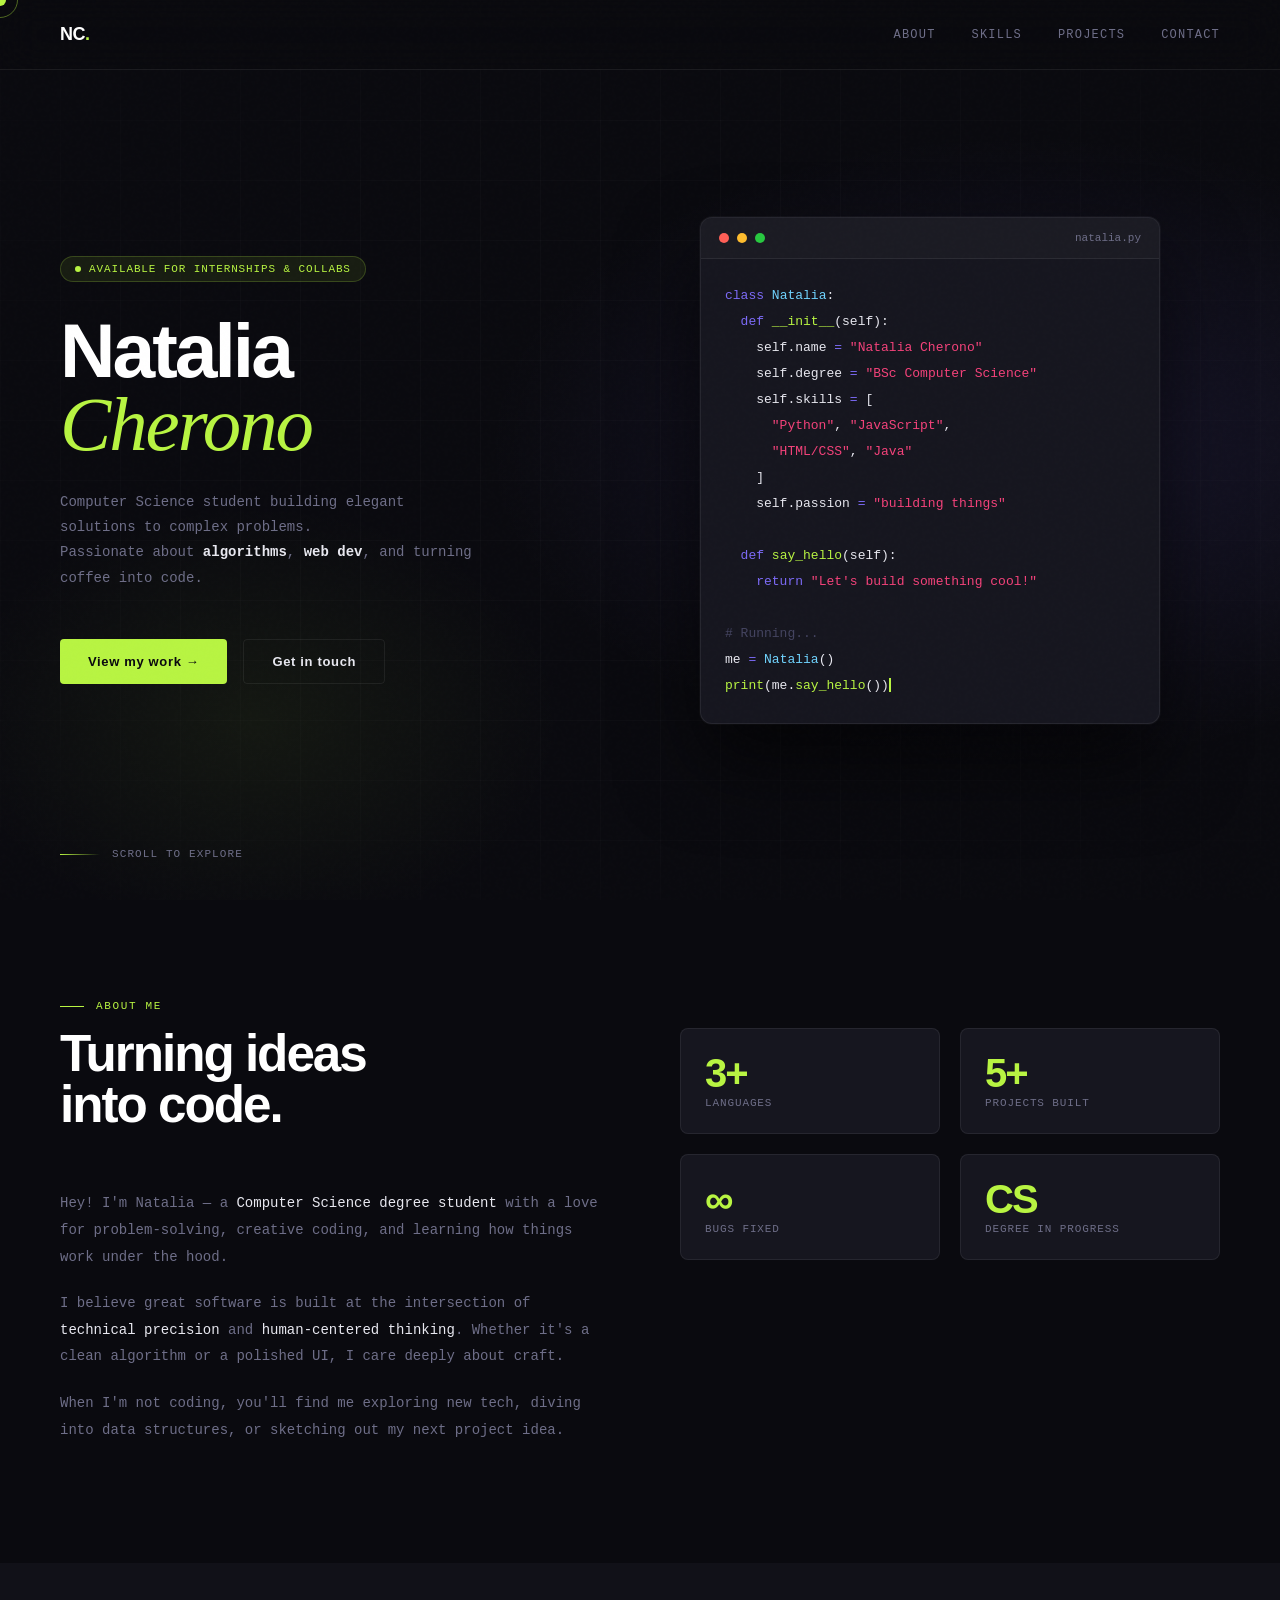
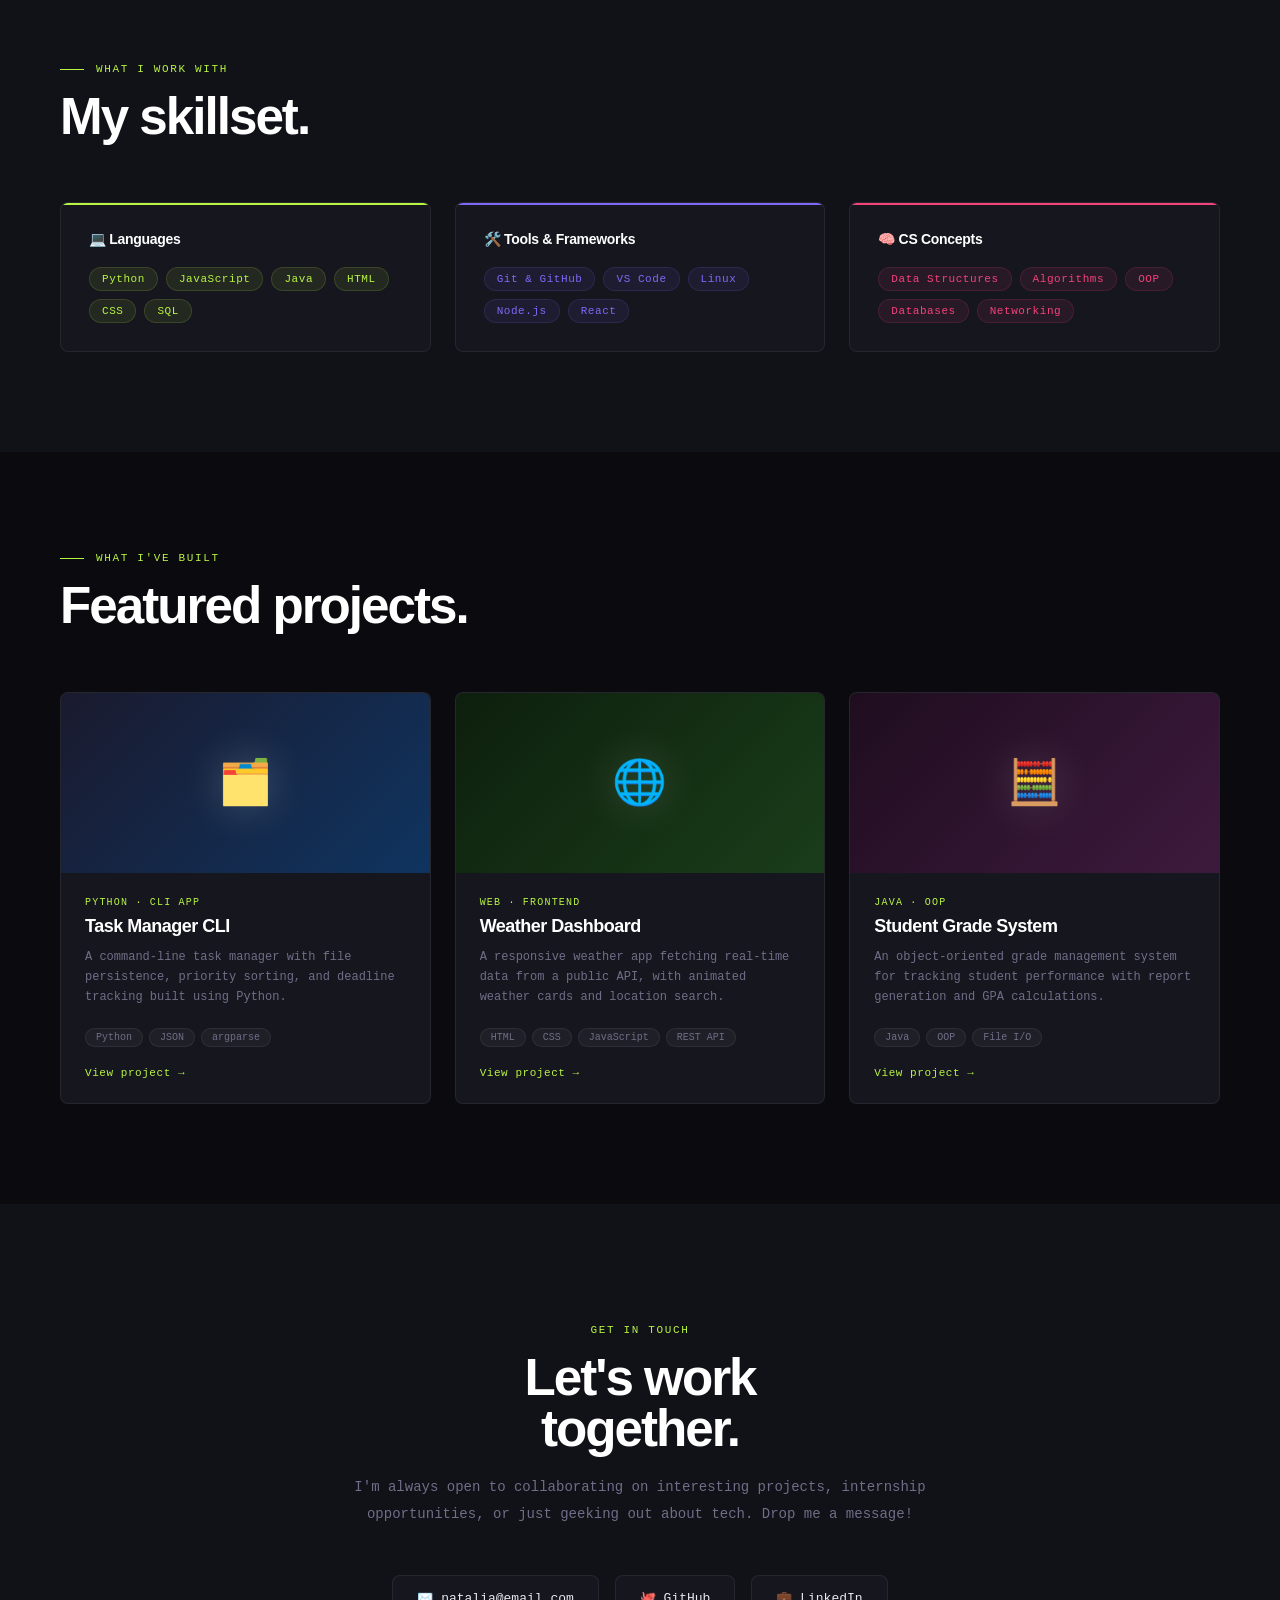
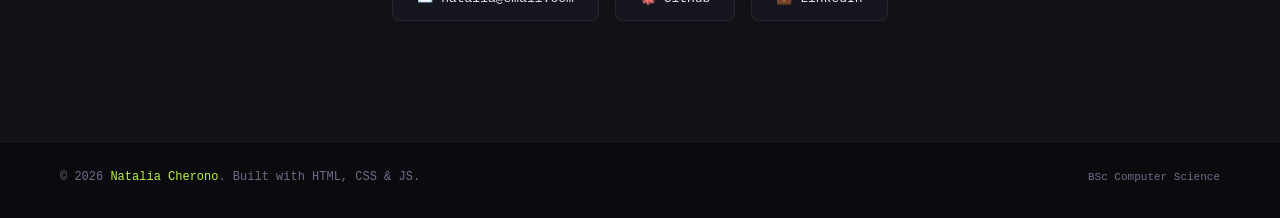
<file: index.html>
<!DOCTYPE html>
<html lang="en">
<head>
  <meta charset="UTF-8">
  <meta name="viewport" content="width=device-width, initial-scale=1.0">
  <title>Natalia Cherono — CS Portfolio</title>

  <!-- Google Fonts -->
  <link href="" rel="stylesheet">

  <!-- Stylesheet -->
  <link rel="stylesheet" href="style.css">
</head>
<body>

  <!-- Custom Cursor -->
  <div class="cursor" id="cursor"></div>
  <div class="cursor-ring" id="cursorRing"></div>

  <!-- ─── Navigation ────────────────────────────── -->
  <nav>
    <div class="nav-logo">NC<span>.</span></div>
    <div class="nav-links">
      <a href="#about">About</a>
      <a href="#skills">Skills</a>
      <a href="#projects">Projects</a>
      <a href="#contact">Contact</a>
    </div>
  </nav>

  <!-- ─── Hero ──────────────────────────────────── -->
  <section class="hero" id="home">
    <div class="hero-bg"></div>
    <div class="hero-grid"></div>

    <div class="hero-left">
      <div class="hero-tag">Available for Internships &amp; Collabs</div>

      <h1 class="hero-name">
        Natalia<br>
        <span class="highlight">Cherono</span>
      </h1>

      <p class="hero-sub">
        Computer Science student building elegant solutions to complex problems.<br>
        Passionate about <strong style="color:var(--text)">algorithms</strong>,
        <strong style="color:var(--text)">web dev</strong>, and turning coffee into code.
      </p>

      <div class="hero-cta">
        <a href="#projects" class="btn-primary">View my work →</a>
        <a href="#contact" class="btn-ghost">Get in touch</a>
      </div>
    </div>

    <!-- Animated code block -->
    <div class="hero-right">
      <div class="code-card">
        <div class="code-header">
          <div class="dot dot-r"></div>
          <div class="dot dot-y"></div>
          <div class="dot dot-g"></div>
          <span class="code-title">natalia.py</span>
        </div>
        <div class="code-body">
          <div><span class="c-kw">class</span> <span class="c-cls">Natalia</span><span class="c-var">:</span></div>
          <div>&nbsp;&nbsp;<span class="c-kw">def</span> <span class="c-fn">__init__</span><span class="c-var">(self):</span></div>
          <div>&nbsp;&nbsp;&nbsp;&nbsp;<span class="c-var">self.name </span><span class="c-kw">=</span> <span class="c-str">"Natalia Cherono"</span></div>
          <div>&nbsp;&nbsp;&nbsp;&nbsp;<span class="c-var">self.degree </span><span class="c-kw">=</span> <span class="c-str">"BSc Computer Science"</span></div>
          <div>&nbsp;&nbsp;&nbsp;&nbsp;<span class="c-var">self.skills </span><span class="c-kw">=</span> <span class="c-var">[</span></div>
          <div>&nbsp;&nbsp;&nbsp;&nbsp;&nbsp;&nbsp;<span class="c-str">"Python"</span><span class="c-var">,</span> <span class="c-str">"JavaScript"</span><span class="c-var">,</span></div>
          <div>&nbsp;&nbsp;&nbsp;&nbsp;&nbsp;&nbsp;<span class="c-str">"HTML/CSS"</span><span class="c-var">,</span> <span class="c-str">"Java"</span></div>
          <div>&nbsp;&nbsp;&nbsp;&nbsp;<span class="c-var">]</span></div>
          <div>&nbsp;&nbsp;&nbsp;&nbsp;<span class="c-var">self.passion </span><span class="c-kw">=</span> <span class="c-str">"building things"</span></div>
          <br>
          <div>&nbsp;&nbsp;<span class="c-kw">def</span> <span class="c-fn">say_hello</span><span class="c-var">(self):</span></div>
          <div>&nbsp;&nbsp;&nbsp;&nbsp;<span class="c-kw">return</span> <span class="c-str">"Let's build something cool!"</span></div>
          <br>
          <div><span class="c-cm"># Running...</span></div>
          <div><span class="c-var">me </span><span class="c-kw">=</span> <span class="c-cls">Natalia</span><span class="c-var">()</span></div>
          <div><span class="c-fn">print</span><span class="c-var">(me.</span><span class="c-fn">say_hello</span><span class="c-var">())</span><span class="typing-cursor"></span></div>
        </div>
      </div>
    </div>

    <div class="scroll-hint">
      <div class="scroll-line"></div>
      Scroll to explore
    </div>
  </section>

  <!-- ─── About ─────────────────────────────────── -->
  <section id="about">
    <div class="section-label">About me</div>
    <div class="about-grid">

      <div class="about-text reveal">
        <div class="section-title">Turning ideas<br>into code.</div>
        <p>Hey! I'm Natalia — a <strong>Computer Science degree student</strong> with a love for
          problem-solving, creative coding, and learning how things work under the hood.</p>
        <p>I believe great software is built at the intersection of <strong>technical precision</strong>
          and <strong>human-centered thinking</strong>. Whether it's a clean algorithm or a polished UI,
          I care deeply about craft.</p>
        <p>When I'm not coding, you'll find me exploring new tech, diving into data structures,
          or sketching out my next project idea.</p>
      </div>

      <div class="about-stats reveal">
        <div class="stat-card">
          <div class="stat-num">3+</div>
          <div class="stat-label">Languages</div>
        </div>
        <div class="stat-card">
          <div class="stat-num">5+</div>
          <div class="stat-label">Projects Built</div>
        </div>
        <div class="stat-card">
          <div class="stat-num">∞</div>
          <div class="stat-label">Bugs Fixed</div>
        </div>
        <div class="stat-card">
          <div class="stat-num">CS</div>
          <div class="stat-label">Degree in Progress</div>
        </div>
      </div>

    </div>
  </section>

  <!-- ─── Skills ────────────────────────────────── -->
  <section id="skills" class="skills-section">
    <div class="section-label">What I work with</div>
    <div class="section-title reveal">My skillset.</div>

    <div class="skills-grid">
      <div class="skill-group accent1 reveal">
        <div class="skill-group-title">💻 Languages</div>
        <div class="skill-tags">
          <span class="skill-tag">Python</span>
          <span class="skill-tag">JavaScript</span>
          <span class="skill-tag">Java</span>
          <span class="skill-tag">HTML</span>
          <span class="skill-tag">CSS</span>
          <span class="skill-tag">SQL</span>
        </div>
      </div>

      <div class="skill-group accent2 reveal">
        <div class="skill-group-title">🛠️ Tools &amp; Frameworks</div>
        <div class="skill-tags">
          <span class="skill-tag">Git &amp; GitHub</span>
          <span class="skill-tag">VS Code</span>
          <span class="skill-tag">Linux</span>
          <span class="skill-tag">Node.js</span>
          <span class="skill-tag">React</span>
        </div>
      </div>

      <div class="skill-group accent3 reveal">
        <div class="skill-group-title">🧠 CS Concepts</div>
        <div class="skill-tags">
          <span class="skill-tag">Data Structures</span>
          <span class="skill-tag">Algorithms</span>
          <span class="skill-tag">OOP</span>
          <span class="skill-tag">Databases</span>
          <span class="skill-tag">Networking</span>
        </div>
      </div>
    </div>
  </section>

  <!-- ─── Projects ──────────────────────────────── -->
  <section id="projects">
    <div class="section-label">What I've built</div>
    <div class="section-title reveal">Featured projects.</div>

    <div class="projects-grid">

      <!-- Project 1 -->
      <div class="project-card reveal">
        <div class="project-visual pv-1">
          <div class="project-icon">🗂️</div>
        </div>
        <div class="project-info">
          <div class="project-type">Python · CLI App</div>
          <div class="project-title">Task Manager CLI</div>
          <div class="project-desc">A command-line task manager with file persistence, priority sorting,
            and deadline tracking built using Python.</div>
          <div class="project-stack">
            <span class="stack-tag">Python</span>
            <span class="stack-tag">JSON</span>
            <span class="stack-tag">argparse</span>
          </div>
          <a href="#" class="project-link">View project →</a>
        </div>
      </div>

      <!-- Project 2 -->
      <div class="project-card reveal">
        <div class="project-visual pv-2">
          <div class="project-icon">🌐</div>
        </div>
        <div class="project-info">
          <div class="project-type">Web · Frontend</div>
          <div class="project-title">Weather Dashboard</div>
          <div class="project-desc">A responsive weather app fetching real-time data from a public API,
            with animated weather cards and location search.</div>
          <div class="project-stack">
            <span class="stack-tag">HTML</span>
            <span class="stack-tag">CSS</span>
            <span class="stack-tag">JavaScript</span>
            <span class="stack-tag">REST API</span>
          </div>
          <a href="#" class="project-link">View project →</a>
        </div>
      </div>

      <!-- Project 3 -->
      <div class="project-card reveal">
        <div class="project-visual pv-3">
          <div class="project-icon">🧮</div>
        </div>
        <div class="project-info">
          <div class="project-type">Java · OOP</div>
          <div class="project-title">Student Grade System</div>
          <div class="project-desc">An object-oriented grade management system for tracking student
            performance with report generation and GPA calculations.</div>
          <div class="project-stack">
            <span class="stack-tag">Java</span>
            <span class="stack-tag">OOP</span>
            <span class="stack-tag">File I/O</span>
          </div>
          <a href="#" class="project-link">View project →</a>
        </div>
      </div>

    </div>
  </section>

  <!-- ─── Contact ───────────────────────────────── -->
  <section id="contact" class="contact-section">
    <div class="contact-inner">
      <div class="section-label">Get in touch</div>
      <div class="section-title reveal">Let's work<br>together.</div>
      <p class="contact-desc reveal">
        I'm always open to collaborating on interesting projects, internship opportunities,
        or just geeking out about tech. Drop me a message!
      </p>
      <div class="contact-links reveal">
        <a href="mailto:natalia@email.com" class="contact-item">✉️ natalia@email.com</a>
        <a href="https://github.com" class="contact-item">🐙 GitHub</a>
        <a href="https://linkedin.com" class="contact-item">💼 LinkedIn</a>
      </div>
    </div>
  </section>

  <!-- ─── Footer ────────────────────────────────── -->
  <footer>
    <p>© 2026 <span class="footer-accent">Natalia Cherono</span>. Built with HTML, CSS &amp; JS.</p>
    <p class="footer-degree">BSc Computer Science</p>
  </footer>

  <!-- ─── JavaScript ────────────────────────────── -->
  <script>
    // Custom cursor
    const cursor = document.getElementById('cursor');
    const ring   = document.getElementById('cursorRing');
    let mx = 0, my = 0, rx = 0, ry = 0;

    document.addEventListener('mousemove', e => {
      mx = e.clientX;
      my = e.clientY;
      cursor.style.left = mx + 'px';
      cursor.style.top  = my + 'px';
    });

    function animRing() {
      rx += (mx - rx) * 0.12;
      ry += (my - ry) * 0.12;
      ring.style.left = rx + 'px';
      ring.style.top  = ry + 'px';
      requestAnimationFrame(animRing);
    }
    animRing();

    document.querySelectorAll('a, button').forEach(el => {
      el.addEventListener('mouseenter', () => {
        cursor.style.transform  = 'translate(-50%,-50%) scale(2)';
        ring.style.width        = '50px';
        ring.style.height       = '50px';
        ring.style.borderColor  = 'rgba(184,244,66,0.6)';
      });
      el.addEventListener('mouseleave', () => {
        cursor.style.transform  = 'translate(-50%,-50%) scale(1)';
        ring.style.width        = '36px';
        ring.style.height       = '36px';
        ring.style.borderColor  = 'rgba(184,244,66,0.4)';
      });
    });

    // Scroll reveal
    const reveals  = document.querySelectorAll('.reveal');
    const observer = new IntersectionObserver(entries => {
      entries.forEach((entry, i) => {
        if (entry.isIntersecting) {
          setTimeout(() => entry.target.classList.add('visible'), i * 80);
        }
      });
    }, { threshold: 0.1 });
    reveals.forEach(el => observer.observe(el));

    // Active nav link highlight
    const sections = document.querySelectorAll('section[id]');
    const navLinks = document.querySelectorAll('.nav-links a');
    window.addEventListener('scroll', () => {
      let current = '';
      sections.forEach(s => {
        if (window.scrollY >= s.offsetTop - 100) current = s.getAttribute('id');
      });
      navLinks.forEach(a => {
        a.style.color = a.getAttribute('href') === '#' + current ? 'var(--accent)' : '';
      });
    });
  </script>

</body>
</html>
</file>
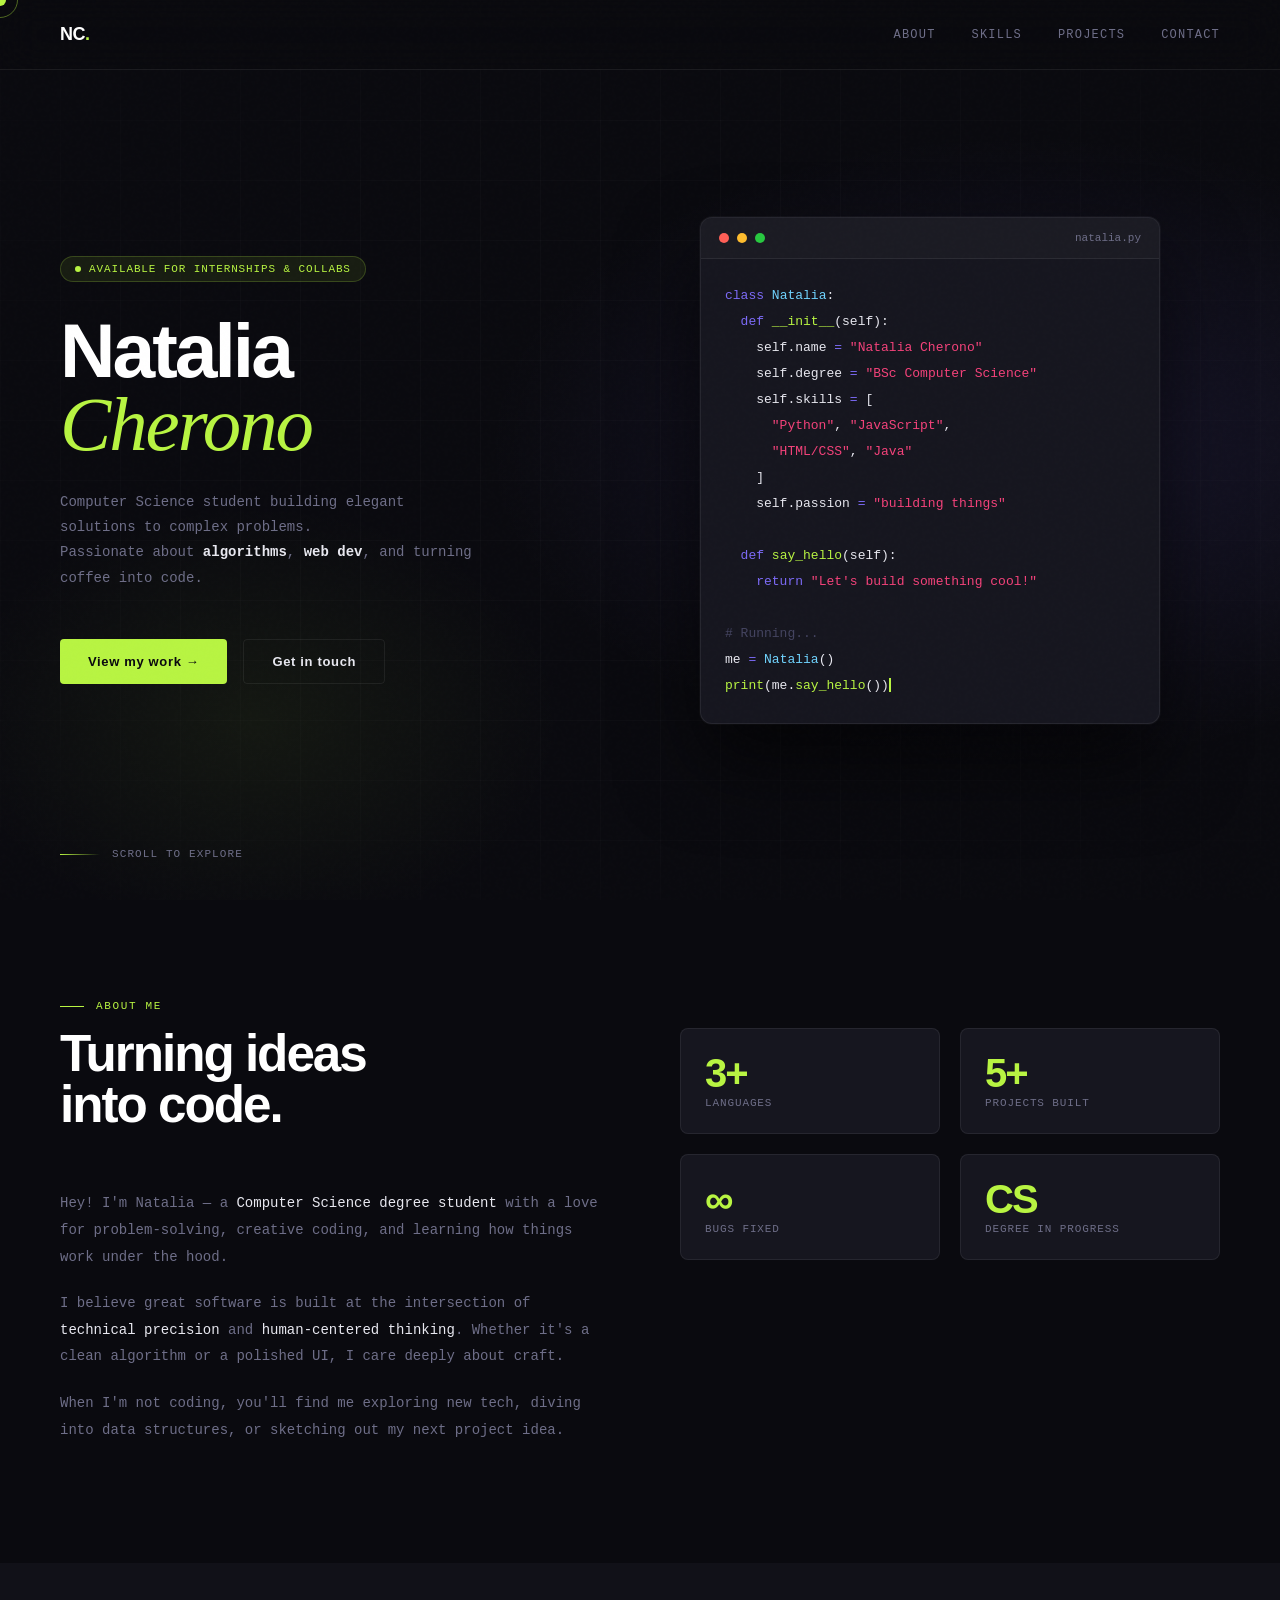
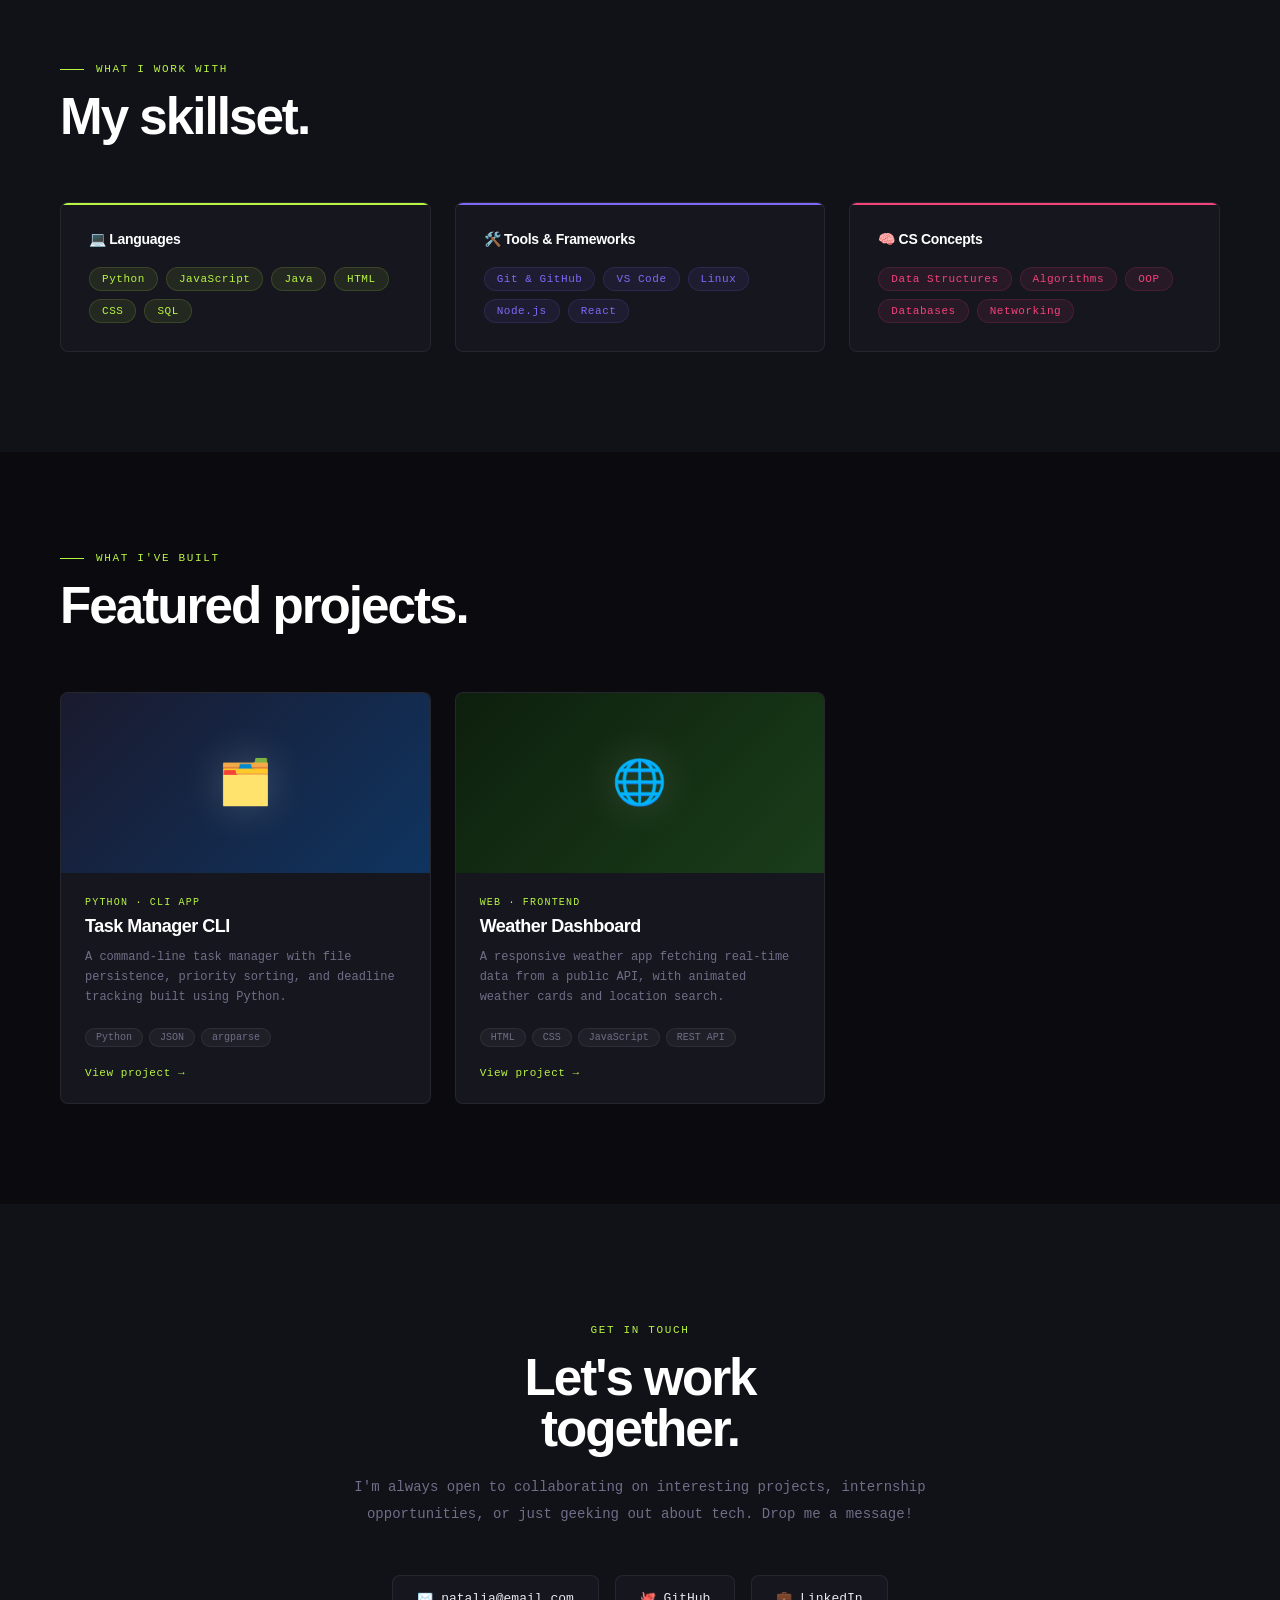
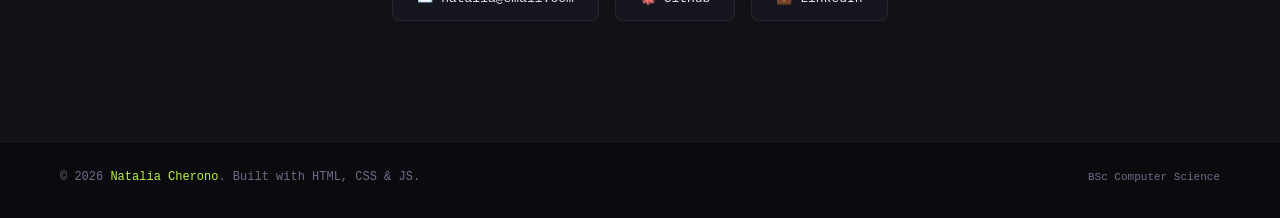
<file: form.html>
<!DOCTYPE html>
<html lang="en">
<head>
  <meta charset="UTF-8">
  <meta name="viewport" content="width=device-width, initial-scale=1.0">
  <title>Natalia Cherono — CS Portfolio</title>

  <!-- Google Fonts -->
  <link href="" rel="stylesheet">

  <!-- Stylesheet -->
  <link rel="stylesheet" href="style.css">
</head>
<body>

  <!-- Custom Cursor -->
  <div class="cursor" id="cursor"></div>
  <div class="cursor-ring" id="cursorRing"></div>

  <!-- ─── Navigation ────────────────────────────── -->
  <nav>
    <div class="nav-logo">NC<span>.</span></div>
    <div class="nav-links">
      <a href="#about">About</a>
      <a href="#skills">Skills</a>
      <a href="#projects">Projects</a>
      <a href="#contact">Contact</a>
    </div>
  </nav>

  <!-- ─── Hero ──────────────────────────────────── -->
  <section class="hero" id="home">
    <div class="hero-bg"></div>
    <div class="hero-grid"></div>

    <div class="hero-left">
      <div class="hero-tag">Available for Internships &amp; Collabs</div>

      <h1 class="hero-name">
        Natalia<br>
        <span class="highlight">Cherono</span>
      </h1>

      <p class="hero-sub">
        Computer Science student building elegant solutions to complex problems.<br>
        Passionate about <strong style="color:var(--text)">algorithms</strong>,
        <strong style="color:var(--text)">web dev</strong>, and turning coffee into code.
      </p>

      <div class="hero-cta">
        <a href="#projects" class="btn-primary">View my work →</a>
        <a href="#contact" class="btn-ghost">Get in touch</a>
      </div>
    </div>

    <!-- Animated code block -->
    <div class="hero-right">
      <div class="code-card">
        <div class="code-header">
          <div class="dot dot-r"></div>
          <div class="dot dot-y"></div>
          <div class="dot dot-g"></div>
          <span class="code-title">natalia.py</span>
        </div>
        <div class="code-body">
          <div><span class="c-kw">class</span> <span class="c-cls">Natalia</span><span class="c-var">:</span></div>
          <div>&nbsp;&nbsp;<span class="c-kw">def</span> <span class="c-fn">__init__</span><span class="c-var">(self):</span></div>
          <div>&nbsp;&nbsp;&nbsp;&nbsp;<span class="c-var">self.name </span><span class="c-kw">=</span> <span class="c-str">"Natalia Cherono"</span></div>
          <div>&nbsp;&nbsp;&nbsp;&nbsp;<span class="c-var">self.degree </span><span class="c-kw">=</span> <span class="c-str">"BSc Computer Science"</span></div>
          <div>&nbsp;&nbsp;&nbsp;&nbsp;<span class="c-var">self.skills </span><span class="c-kw">=</span> <span class="c-var">[</span></div>
          <div>&nbsp;&nbsp;&nbsp;&nbsp;&nbsp;&nbsp;<span class="c-str">"Python"</span><span class="c-var">,</span> <span class="c-str">"JavaScript"</span><span class="c-var">,</span></div>
          <div>&nbsp;&nbsp;&nbsp;&nbsp;&nbsp;&nbsp;<span class="c-str">"HTML/CSS"</span><span class="c-var">,</span> <span class="c-str">"Java"</span></div>
          <div>&nbsp;&nbsp;&nbsp;&nbsp;<span class="c-var">]</span></div>
          <div>&nbsp;&nbsp;&nbsp;&nbsp;<span class="c-var">self.passion </span><span class="c-kw">=</span> <span class="c-str">"building things"</span></div>
          <br>
          <div>&nbsp;&nbsp;<span class="c-kw">def</span> <span class="c-fn">say_hello</span><span class="c-var">(self):</span></div>
          <div>&nbsp;&nbsp;&nbsp;&nbsp;<span class="c-kw">return</span> <span class="c-str">"Let's build something cool!"</span></div>
          <br>
          <div><span class="c-cm"># Running...</span></div>
          <div><span class="c-var">me </span><span class="c-kw">=</span> <span class="c-cls">Natalia</span><span class="c-var">()</span></div>
          <div><span class="c-fn">print</span><span class="c-var">(me.</span><span class="c-fn">say_hello</span><span class="c-var">())</span><span class="typing-cursor"></span></div>
        </div>
      </div>
    </div>

    <div class="scroll-hint">
      <div class="scroll-line"></div>
      Scroll to explore
    </div>
  </section>

  <!-- ─── About ─────────────────────────────────── -->
  <section id="about">
    <div class="section-label">About me</div>
    <div class="about-grid">

      <div class="about-text reveal">
        <div class="section-title">Turning ideas<br>into code.</div>
        <p>Hey! I'm Natalia — a <strong>Computer Science degree student</strong> with a love for
          problem-solving, creative coding, and learning how things work under the hood.</p>
        <p>I believe great software is built at the intersection of <strong>technical precision</strong>
          and <strong>human-centered thinking</strong>. Whether it's a clean algorithm or a polished UI,
          I care deeply about craft.</p>
        <p>When I'm not coding, you'll find me exploring new tech, diving into data structures,
          or sketching out my next project idea.</p>
      </div>

      <div class="about-stats reveal">
        <div class="stat-card">
          <div class="stat-num">3+</div>
          <div class="stat-label">Languages</div>
        </div>
        <div class="stat-card">
          <div class="stat-num">5+</div>
          <div class="stat-label">Projects Built</div>
        </div>
        <div class="stat-card">
          <div class="stat-num">∞</div>
          <div class="stat-label">Bugs Fixed</div>
        </div>
        <div class="stat-card">
          <div class="stat-num">CS</div>
          <div class="stat-label">Degree in Progress</div>
        </div>
      </div>

    </div>
  </section>

  <!-- ─── Skills ────────────────────────────────── -->
  <section id="skills" class="skills-section">
    <div class="section-label">What I work with</div>
    <div class="section-title reveal">My skillset.</div>

    <div class="skills-grid">
      <div class="skill-group accent1 reveal">
        <div class="skill-group-title">💻 Languages</div>
        <div class="skill-tags">
          <span class="skill-tag">Python</span>
          <span class="skill-tag">JavaScript</span>
          <span class="skill-tag">Java</span>
          <span class="skill-tag">HTML</span>
          <span class="skill-tag">CSS</span>
          <span class="skill-tag">SQL</span>
        </div>
      </div>

      <div class="skill-group accent2 reveal">
        <div class="skill-group-title">🛠️ Tools &amp; Frameworks</div>
        <div class="skill-tags">
          <span class="skill-tag">Git &amp; GitHub</span>
          <span class="skill-tag">VS Code</span>
          <span class="skill-tag">Linux</span>
          <span class="skill-tag">Node.js</span>
          <span class="skill-tag">React</span>
        </div>
      </div>

      <div class="skill-group accent3 reveal">
        <div class="skill-group-title">🧠 CS Concepts</div>
        <div class="skill-tags">
          <span class="skill-tag">Data Structures</span>
          <span class="skill-tag">Algorithms</span>
          <span class="skill-tag">OOP</span>
          <span class="skill-tag">Databases</span>
          <span class="skill-tag">Networking</span>
        </div>
      </div>
    </div>
  </section>

  <!-- ─── Projects ──────────────────────────────── -->
  <section id="projects">
    <div class="section-label">What I've built</div>
    <div class="section-title reveal">Featured projects.</div>

    <div class="projects-grid">

      <!-- Project 1 -->
      <div class="project-card reveal">
        <div class="project-visual pv-1">
          <div class="project-icon">🗂️</div>
        </div>
        <div class="project-info">
          <div class="project-type">Python · CLI App</div>
          <div class="project-title">Task Manager CLI</div>
          <div class="project-desc">A command-line task manager with file persistence, priority sorting,
            and deadline tracking built using Python.</div>
          <div class="project-stack">
            <span class="stack-tag">Python</span>
            <span class="stack-tag">JSON</span>
            <span class="stack-tag">argparse</span>
          </div>
          <a href="#" class="project-link">View project →</a>
        </div>
      </div>

      <!-- Project 2 -->
      <div class="project-card reveal">
        <div class="project-visual pv-2">
          <div class="project-icon">🌐</div>
        </div>
        <div class="project-info">
          <div class="project-type">Web · Frontend</div>
          <div class="project-title">Weather Dashboard</div>
          <div class="project-desc">A responsive weather app fetching real-time data from a public API,
            with animated weather cards and location search.</div>
          <div class="project-stack">
            <span class="stack-tag">HTML</span>
            <span class="stack-tag">CSS</span>
            <span class="stack-tag">JavaScript</span>
            <span class="stack-tag">REST API</span>
          </div>
          <a href="#" class="project-link">View project →</a>
        </div>
      </div>

      <!-- Project 3 -->
      <div class="project-card reveal">
        <div class="project-visual pv-3">
          <div class="project-icon">🧮</div>
        </div>
        <div class="project-info">
          <div class="project-type">Java · OOP</div>
          <div class="project-title">Student Grade System</div>
          <div class="project-desc">An object-oriented grade management system for tracking student
            performance with report generation and GPA calculations.</div>
          <div class="project-stack">
            <span class="stack-tag">Java</span>
            <span class="stack-tag">OOP</span>
            <span class="stack-tag">File I/O</span>
          </div>
          <a href="#" class="project-link">View project →</a>
        </div>
      </div>

    </div>
  </section>

  <!-- ─── Contact ───────────────────────────────── -->
  <section id="contact" class="contact-section">
    <div class="contact-inner">
      <div class="section-label">Get in touch</div>
      <div class="section-title reveal">Let's work<br>together.</div>
      <p class="contact-desc reveal">
        I'm always open to collaborating on interesting projects, internship opportunities,
        or just geeking out about tech. Drop me a message!
      </p>
      <div class="contact-links reveal">
        <a href="mailto:natalia@email.com" class="contact-item">✉️ natalia@email.com</a>
        <a href="https://github.com" class="contact-item">🐙 GitHub</a>
        <a href="https://linkedin.com" class="contact-item">💼 LinkedIn</a>
      </div>
    </div>
  </section>

  <!-- ─── Footer ────────────────────────────────── -->
  <footer>
    <p>© 2026 <span class="footer-accent">Natalia Cherono</span>. Built with HTML, CSS &amp; JS.</p>
    <p class="footer-degree">BSc Computer Science</p>
  </footer>

  <!-- ─── JavaScript ────────────────────────────── -->
  <script>
    // Custom cursor
    const cursor = document.getElementById('cursor');
    const ring   = document.getElementById('cursorRing');
    let mx = 0, my = 0, rx = 0, ry = 0;

    document.addEventListener('mousemove', e => {
      mx = e.clientX;
      my = e.clientY;
      cursor.style.left = mx + 'px';
      cursor.style.top  = my + 'px';
    });

    function animRing() {
      rx += (mx - rx) * 0.12;
      ry += (my - ry) * 0.12;
      ring.style.left = rx + 'px';
      ring.style.top  = ry + 'px';
      requestAnimationFrame(animRing);
    }
    animRing();

    document.querySelectorAll('a, button').forEach(el => {
      el.addEventListener('mouseenter', () => {
        cursor.style.transform  = 'translate(-50%,-50%) scale(2)';
        ring.style.width        = '50px';
        ring.style.height       = '50px';
        ring.style.borderColor  = 'rgba(184,244,66,0.6)';
      });
      el.addEventListener('mouseleave', () => {
        cursor.style.transform  = 'translate(-50%,-50%) scale(1)';
        ring.style.width        = '36px';
        ring.style.height       = '36px';
        ring.style.borderColor  = 'rgba(184,244,66,0.4)';
      });
    });

    // Scroll reveal
    const reveals  = document.querySelectorAll('.reveal');
    const observer = new IntersectionObserver(entries => {
      entries.forEach((entry, i) => {
        if (entry.isIntersecting) {
          setTimeout(() => entry.target.classList.add('visible'), i * 80);
        }
      });
    }, { threshold: 0.1 });
    reveals.forEach(el => observer.observe(el));

    // Active nav link highlight
    const sections = document.querySelectorAll('section[id]');
    const navLinks = document.querySelectorAll('.nav-links a');
    window.addEventListener('scroll', () => {
      let current = '';
      sections.forEach(s => {
        if (window.scrollY >= s.offsetTop - 100) current = s.getAttribute('id');
      });
      navLinks.forEach(a => {
        a.style.color = a.getAttribute('href') === '#' + current ? 'var(--accent)' : '';
      });
    });
  </script>

</body>
</html>
</file>
<file: style.css>
:root {
  --bg: #0a0a0f;
  --surface: #111118;
  --card: #16161f;
  --border: rgba(255,255,255,0.07);
  --accent: #b8f442;
  --accent2: #7c6af7;
  --accent3: #f4427a;
  --text: #e8e8f0;
  --muted: #6e6e88;
  --white: #ffffff;
}

*, *::before, *::after { margin: 0; padding: 0; box-sizing: border-box; }

html { scroll-behavior: smooth; }

body {
  background: var(--bg);
  color: var(--text);
  font-family: 'DM Mono', monospace;
  overflow-x: hidden;
  cursor: none;
}

/* ─── Custom Cursor ─────────────────────────────── */
.cursor {
  width: 12px; height: 12px;
  background: var(--accent);
  border-radius: 50%;
  position: fixed;
  pointer-events: none;
  z-index: 9999;
  transition: transform 0.15s ease, background 0.2s;
  transform: translate(-50%, -50%);
}

.cursor-ring {
  width: 36px; height: 36px;
  border: 1px solid rgba(184,244,66,0.4);
  border-radius: 50%;
  position: fixed;
  pointer-events: none;
  z-index: 9998;
  transition: transform 0.4s ease, width 0.3s, height 0.3s;
  transform: translate(-50%, -50%);
}

/* ─── Grain Overlay ─────────────────────────────── */
body::before {
  content: '';
  position: fixed;
  inset: 0;
  background-image: url("data:image/svg+xml,%3Csvg viewBox='0 0 256 256' xmlns='http://www.w3.org/2000/svg'%3E%3Cfilter id='noise'%3E%3CfeTurbulence type='fractalNoise' baseFrequency='0.9' numOctaves='4' stitchTiles='stitch'/%3E%3C/filter%3E%3Crect width='100%25' height='100%25' filter='url(%23noise)' opacity='0.04'/%3E%3C/svg%3E");
  pointer-events: none;
  z-index: 100;
  opacity: 0.35;
}

/* ─── Navigation ────────────────────────────────── */
nav {
  position: fixed;
  top: 0; left: 0; right: 0;
  z-index: 50;
  display: flex;
  justify-content: space-between;
  align-items: center;
  padding: 24px 60px;
  backdrop-filter: blur(20px);
  background: rgba(10,10,15,0.7);
  border-bottom: 1px solid var(--border);
}

.nav-logo {
  font-family: 'Syne', sans-serif;
  font-weight: 800;
  font-size: 18px;
  letter-spacing: -0.5px;
  color: var(--white);
}
.nav-logo span { color: var(--accent); }

.nav-links { display: flex; gap: 36px; }

.nav-links a {
  color: var(--muted);
  text-decoration: none;
  font-size: 12px;
  letter-spacing: 0.1em;
  text-transform: uppercase;
  transition: color 0.2s;
}
.nav-links a:hover { color: var(--accent); }

/* ─── Hero ──────────────────────────────────────── */
.hero {
  min-height: 100vh;
  display: grid;
  grid-template-columns: 1fr 1fr;
  align-items: center;
  padding: 120px 60px 80px;
  position: relative;
  overflow: hidden;
}

.hero-bg {
  position: absolute;
  inset: 0;
  background:
    radial-gradient(ellipse 60% 50% at 80% 50%, rgba(124,106,247,0.12) 0%, transparent 70%),
    radial-gradient(ellipse 40% 40% at 20% 80%, rgba(184,244,66,0.06) 0%, transparent 60%);
}

.hero-grid {
  position: absolute;
  inset: 0;
  background-image:
    linear-gradient(rgba(255,255,255,0.02) 1px, transparent 1px),
    linear-gradient(90deg, rgba(255,255,255,0.02) 1px, transparent 1px);
  background-size: 60px 60px;
  mask-image: radial-gradient(ellipse 80% 80% at 50% 50%, black 40%, transparent 100%);
}

.hero-left { position: relative; z-index: 2; }

.hero-tag {
  display: inline-flex;
  align-items: center;
  gap: 8px;
  background: rgba(184,244,66,0.08);
  border: 1px solid rgba(184,244,66,0.2);
  border-radius: 100px;
  padding: 6px 14px;
  font-size: 11px;
  color: var(--accent);
  letter-spacing: 0.08em;
  text-transform: uppercase;
  margin-bottom: 32px;
  animation: fadeUp 0.8s ease both;
}
.hero-tag::before {
  content: '';
  width: 6px; height: 6px;
  background: var(--accent);
  border-radius: 50%;
  animation: pulse 2s infinite;
}

@keyframes pulse {
  0%, 100% { opacity: 1; transform: scale(1); }
  50% { opacity: 0.5; transform: scale(0.8); }
}

.hero-name {
  font-family: 'Syne', sans-serif;
  font-weight: 800;
  font-size: clamp(52px, 6vw, 90px);
  line-height: 0.95;
  letter-spacing: -3px;
  color: var(--white);
  animation: fadeUp 0.8s 0.1s ease both;
}
.hero-name .highlight {
  font-family: 'Fraunces', serif;
  font-style: italic;
  font-weight: 300;
  color: var(--accent);
  letter-spacing: -2px;
}

.hero-sub {
  margin-top: 28px;
  font-size: 14px;
  color: var(--muted);
  line-height: 1.8;
  max-width: 420px;
  animation: fadeUp 0.8s 0.2s ease both;
}

.hero-cta {
  display: flex;
  gap: 16px;
  margin-top: 48px;
  animation: fadeUp 0.8s 0.3s ease both;
}

.btn-primary {
  display: inline-flex;
  align-items: center;
  gap: 10px;
  background: var(--accent);
  color: #0a0a0f;
  padding: 14px 28px;
  font-family: 'Syne', sans-serif;
  font-weight: 700;
  font-size: 13px;
  letter-spacing: 0.05em;
  text-decoration: none;
  border-radius: 4px;
  transition: transform 0.2s, box-shadow 0.2s;
}
.btn-primary:hover {
  transform: translateY(-2px);
  box-shadow: 0 12px 32px rgba(184,244,66,0.25);
}

.btn-ghost {
  display: inline-flex;
  align-items: center;
  gap: 10px;
  border: 1px solid var(--border);
  color: var(--text);
  padding: 14px 28px;
  font-family: 'Syne', sans-serif;
  font-weight: 700;
  font-size: 13px;
  letter-spacing: 0.05em;
  text-decoration: none;
  border-radius: 4px;
  transition: border-color 0.2s, color 0.2s;
}
.btn-ghost:hover { border-color: var(--accent); color: var(--accent); }

/* ─── Hero Right — Code Block ───────────────────── */
.hero-right {
  position: relative;
  z-index: 2;
  display: flex;
  justify-content: center;
  animation: fadeIn 1.2s 0.4s ease both;
}

.code-card {
  background: var(--card);
  border: 1px solid var(--border);
  border-radius: 12px;
  overflow: hidden;
  width: 100%;
  max-width: 460px;
  box-shadow: 0 40px 80px rgba(0,0,0,0.6), 0 0 0 1px rgba(255,255,255,0.04);
}

.code-header {
  display: flex;
  align-items: center;
  gap: 8px;
  padding: 14px 18px;
  border-bottom: 1px solid var(--border);
  background: rgba(255,255,255,0.02);
}

.dot { width: 10px; height: 10px; border-radius: 50%; }
.dot-r { background: #ff5f57; }
.dot-y { background: #febc2e; }
.dot-g { background: #28c840; }
.code-title { margin-left: auto; font-size: 11px; color: var(--muted); }

.code-body {
  padding: 24px;
  font-size: 13px;
  line-height: 2;
}

/* Syntax highlight colours */
.c-kw  { color: #7c6af7; }
.c-fn  { color: #b8f442; }
.c-str { color: #f4427a; }
.c-num { color: #f4a842; }
.c-cm  { color: #444460; }
.c-var { color: #e8e8f0; }
.c-cls { color: #70d4ff; }

.typing-cursor {
  display: inline-block;
  width: 2px;
  height: 14px;
  background: var(--accent);
  vertical-align: middle;
  animation: blink 1s step-end infinite;
}
@keyframes blink { 0%,100%{opacity:1} 50%{opacity:0} }

/* ─── Scroll Hint ───────────────────────────────── */
.scroll-hint {
  position: absolute;
  bottom: 40px;
  left: 60px;
  display: flex;
  align-items: center;
  gap: 12px;
  font-size: 11px;
  color: var(--muted);
  letter-spacing: 0.1em;
  text-transform: uppercase;
  animation: fadeUp 1s 0.6s ease both;
}

.scroll-line {
  width: 40px;
  height: 1px;
  background: linear-gradient(90deg, var(--accent), transparent);
  position: relative;
  overflow: hidden;
}
.scroll-line::after {
  content: '';
  position: absolute;
  top: 0; left: -100%;
  width: 100%; height: 100%;
  background: var(--accent);
  animation: slide 2s ease infinite;
}
@keyframes slide { to { left: 100%; } }

/* ─── General Sections ──────────────────────────── */
section {
  padding: 100px 60px;
  position: relative;
}

.section-label {
  font-size: 11px;
  color: var(--accent);
  letter-spacing: 0.15em;
  text-transform: uppercase;
  margin-bottom: 16px;
  display: flex;
  align-items: center;
  gap: 12px;
}
.section-label::before {
  content: '';
  display: inline-block;
  width: 24px;
  height: 1px;
  background: var(--accent);
}

.section-title {
  font-family: 'Syne', sans-serif;
  font-size: clamp(36px, 4vw, 56px);
  font-weight: 800;
  letter-spacing: -2px;
  color: var(--white);
  line-height: 1;
  margin-bottom: 60px;
}

/* ─── About ─────────────────────────────────────── */
.about-grid {
  display: grid;
  grid-template-columns: 1fr 1fr;
  gap: 80px;
  align-items: start;
}

.about-text p {
  color: var(--muted);
  line-height: 1.9;
  font-size: 14px;
  margin-bottom: 20px;
}
.about-text p strong { color: var(--text); font-weight: 400; }

.about-stats {
  display: grid;
  grid-template-columns: 1fr 1fr;
  gap: 20px;
}

.stat-card {
  background: var(--card);
  border: 1px solid var(--border);
  border-radius: 8px;
  padding: 24px;
  transition: border-color 0.2s, transform 0.2s;
}
.stat-card:hover {
  border-color: rgba(184,244,66,0.3);
  transform: translateY(-2px);
}

.stat-num {
  font-family: 'Syne', sans-serif;
  font-size: 40px;
  font-weight: 800;
  color: var(--accent);
  letter-spacing: -2px;
  line-height: 1;
  margin-bottom: 4px;
}
.stat-label {
  font-size: 11px;
  color: var(--muted);
  letter-spacing: 0.08em;
  text-transform: uppercase;
}

/* ─── Skills ────────────────────────────────────── */
.skills-section { background: var(--surface); }

.skills-grid {
  display: grid;
  grid-template-columns: repeat(3, 1fr);
  gap: 24px;
}

.skill-group {
  background: var(--card);
  border: 1px solid var(--border);
  border-radius: 8px;
  padding: 28px;
  transition: transform 0.2s, border-color 0.2s;
  position: relative;
  overflow: hidden;
}
.skill-group::before {
  content: '';
  position: absolute;
  top: 0; left: 0; right: 0;
  height: 2px;
}
.skill-group.accent1::before { background: var(--accent); }
.skill-group.accent2::before { background: var(--accent2); }
.skill-group.accent3::before { background: var(--accent3); }
.skill-group:hover { transform: translateY(-4px); border-color: rgba(255,255,255,0.12); }

.skill-group-title {
  font-family: 'Syne', sans-serif;
  font-weight: 700;
  font-size: 14px;
  color: var(--white);
  margin-bottom: 20px;
  letter-spacing: -0.3px;
}

.skill-tags { display: flex; flex-wrap: wrap; gap: 8px; }

.skill-tag {
  font-size: 11px;
  padding: 5px 12px;
  border-radius: 100px;
  letter-spacing: 0.05em;
}
.accent1 .skill-tag { background: rgba(184,244,66,0.08); color: var(--accent);  border: 1px solid rgba(184,244,66,0.15); }
.accent2 .skill-tag { background: rgba(124,106,247,0.08); color: var(--accent2); border: 1px solid rgba(124,106,247,0.15); }
.accent3 .skill-tag { background: rgba(244,66,122,0.08);  color: var(--accent3); border: 1px solid rgba(244,66,122,0.15); }

/* ─── Projects ──────────────────────────────────── */
.projects-grid {
  display: grid;
  grid-template-columns: repeat(3, 1fr);
  gap: 24px;
}

.project-card {
  background: var(--card);
  border: 1px solid var(--border);
  border-radius: 8px;
  overflow: hidden;
  transition: transform 0.3s, border-color 0.3s;
  display: flex;
  flex-direction: column;
}
.project-card:hover {
  transform: translateY(-6px);
  border-color: rgba(184,244,66,0.2);
}

.project-visual {
  height: 180px;
  display: flex;
  align-items: center;
  justify-content: center;
  position: relative;
  overflow: hidden;
}
.pv-1 { background: linear-gradient(135deg, #1a1a2e, #0f3460); }
.pv-2 { background: linear-gradient(135deg, #0d1f0d, #1a3d1a); }
.pv-3 { background: linear-gradient(135deg, #1f0d1f, #3d1a3d); }

.project-icon {
  font-size: 44px;
  position: relative;
  z-index: 2;
  filter: drop-shadow(0 0 20px rgba(255,255,255,0.2));
}

.project-info { padding: 24px; flex: 1; display: flex; flex-direction: column; }

.project-type {
  font-size: 10px;
  color: var(--accent);
  letter-spacing: 0.12em;
  text-transform: uppercase;
  margin-bottom: 8px;
}

.project-title {
  font-family: 'Syne', sans-serif;
  font-weight: 700;
  font-size: 18px;
  color: var(--white);
  letter-spacing: -0.5px;
  margin-bottom: 10px;
}

.project-desc {
  font-size: 12px;
  color: var(--muted);
  line-height: 1.7;
  flex: 1;
  margin-bottom: 20px;
}

.project-stack { display: flex; flex-wrap: wrap; gap: 6px; margin-bottom: 20px; }

.stack-tag {
  font-size: 10px;
  padding: 3px 10px;
  border-radius: 100px;
  background: rgba(255,255,255,0.04);
  color: var(--muted);
  border: 1px solid var(--border);
}

.project-link {
  display: inline-flex;
  align-items: center;
  gap: 8px;
  font-size: 11px;
  color: var(--accent);
  text-decoration: none;
  letter-spacing: 0.05em;
  transition: gap 0.2s;
}
.project-link:hover { gap: 12px; }

/* ─── Contact ───────────────────────────────────── */
.contact-section {
  background: var(--surface);
  text-align: center;
  padding: 120px 60px;
}
.contact-inner { max-width: 640px; margin: 0 auto; }
.contact-section .section-label { justify-content: center; }
.contact-section .section-label::before { display: none; }
.contact-section .section-title { margin-bottom: 20px; }

.contact-desc {
  font-size: 14px;
  color: var(--muted);
  line-height: 1.9;
  margin-bottom: 48px;
}

.contact-links { display: flex; justify-content: center; gap: 16px; flex-wrap: wrap; }

.contact-item {
  display: inline-flex;
  align-items: center;
  gap: 10px;
  background: var(--card);
  border: 1px solid var(--border);
  padding: 14px 24px;
  border-radius: 8px;
  color: var(--text);
  text-decoration: none;
  font-size: 13px;
  transition: border-color 0.2s, transform 0.2s, color 0.2s;
}
.contact-item:hover {
  border-color: var(--accent);
  color: var(--accent);
  transform: translateY(-2px);
}

/* ─── Footer ────────────────────────────────────── */
footer {
  border-top: 1px solid var(--border);
  padding: 28px 60px;
  display: flex;
  justify-content: space-between;
  align-items: center;
}
footer p { font-size: 12px; color: var(--muted); }
.footer-degree { font-size: 11px; color: var(--muted); }
.footer-accent { color: var(--accent); }

/* ─── Keyframe Animations ───────────────────────── */
@keyframes fadeUp {
  from { opacity: 0; transform: translateY(24px); }
  to   { opacity: 1; transform: translateY(0); }
}
@keyframes fadeIn {
  from { opacity: 0; }
  to   { opacity: 1; }
}

/* ─── Scroll Reveal ─────────────────────────────── */
.reveal {
  opacity: 0;
  transform: translateY(30px);
  transition: opacity 0.7s ease, transform 0.7s ease;
}
.reveal.visible {
  opacity: 1;
  transform: translateY(0);
}

/* ─── Responsive ────────────────────────────────── */
@media (max-width: 900px) {
  nav { padding: 20px 24px; }
  .nav-links { display: none; }
  .hero { grid-template-columns: 1fr; padding: 100px 24px 60px; gap: 40px; }
  .hero-right { display: none; }
  section { padding: 60px 24px; }
  .about-grid { grid-template-columns: 1fr; gap: 40px; }
  .skills-grid { grid-template-columns: 1fr; }
  .projects-grid { grid-template-columns: 1fr; }
  footer { flex-direction: column; gap: 8px; text-align: center; }
  .contact-section { padding: 60px 24px; }
}
</file>
